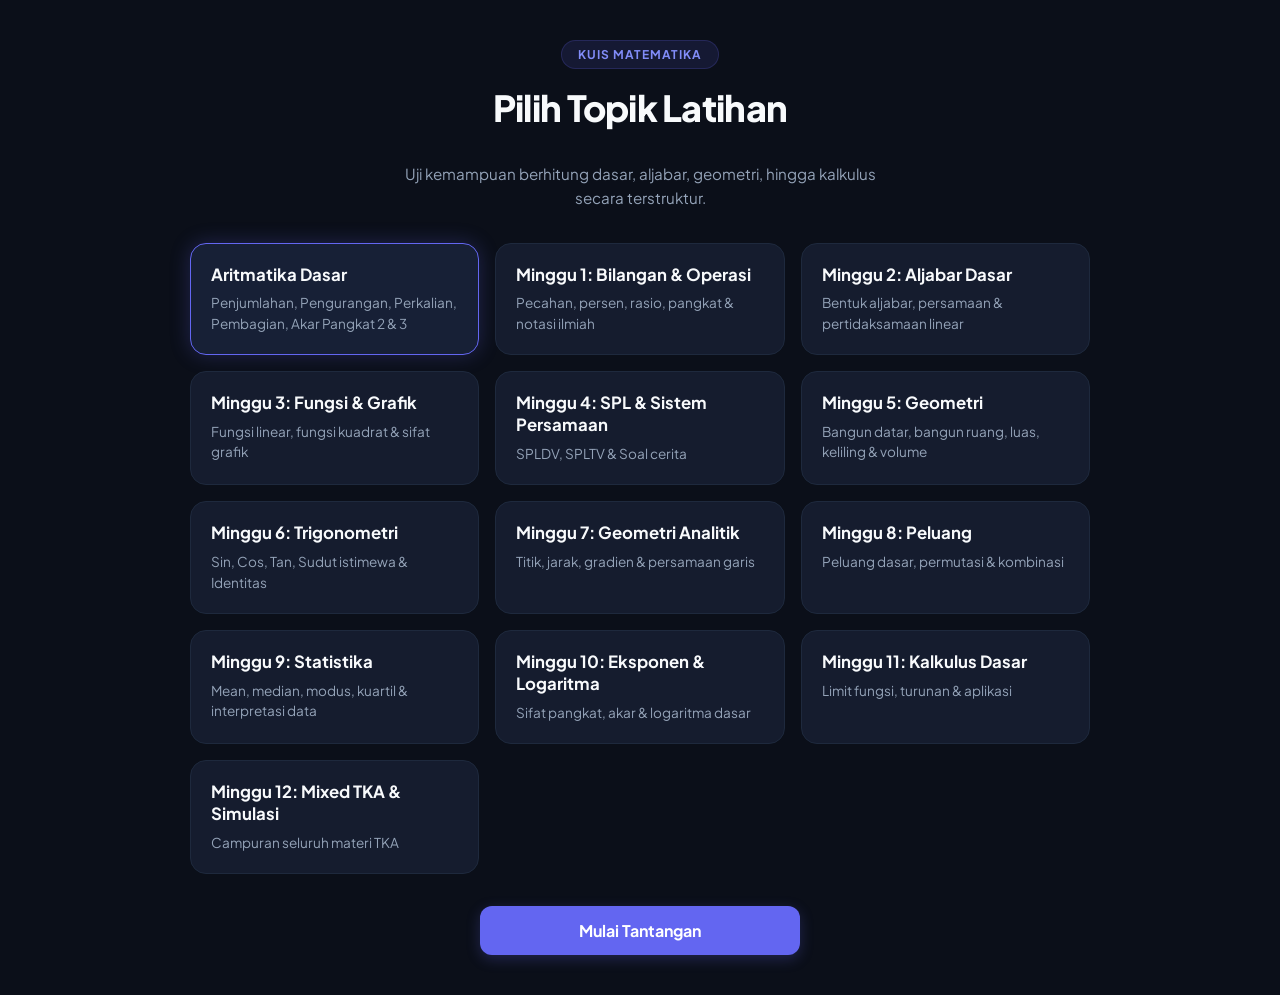
<file: index.html>
<!DOCTYPE html>
<html lang="id">
<head>
    <meta charset="UTF-8">
    <meta name="viewport" content="width=device-width, initial-scale=1.0">
    <title>TKA Math Challenge - 12 Minggu Belajar Terstruktur</title>
    <style>
        @import url('https://fonts.googleapis.com/css2?family=Plus+Jakarta+Sans:wght@400;500;600;700;800&display=swap');

        :root {
            --bg-dark: #0b0f19;
            --card-bg: #151c2e;
            --card-hover: #1c263e;
            --card-border: #1e293d;
            --primary: #6366f1;
            --primary-hover: #4f46e5;
            --primary-glow: rgba(99, 102, 241, 0.25);
            --text-main: #f8fafc;
            --text-muted: #94a3b8;
            --success: #22c55e;
            --success-bg: rgba(34, 197, 94, 0.15);
            --danger: #ef4444;
            --danger-bg: rgba(239, 68, 68, 0.15);
            --warning: #f59e0b;
        }

        * {
            box-sizing: border-box;
            font-family: 'Plus Jakarta Sans', system-ui, -apple-system, sans-serif;
        }

        body {
            background-color: var(--bg-dark);
            color: var(--text-main);
            margin: 0;
            padding: 40px 20px;
            display: flex;
            justify-content: center;
            align-items: center;
            min-height: 100vh;
        }

        .container {
            width: 100%;
            max-width: 900px;
            background: transparent;
            padding: 0;
        }

        /* HEADER & TITLE SECTION */
        header {
            text-align: center;
            border-bottom: none;
            padding-bottom: 0;
            margin-bottom: 32px;
        }

        .motto {
            display: inline-block;
            font-size: 0.75rem;
            font-weight: 700;
            letter-spacing: 0.08em;
            text-transform: uppercase;
            color: #818cf8;
            background: rgba(99, 102, 241, 0.12);
            border: 1px solid rgba(99, 102, 241, 0.2);
            padding: 6px 16px;
            border-radius: 20px;
            margin-bottom: 16px;
            font-style: normal;
        }

        header h1 {
            color: var(--text-main);
            font-size: 2.25rem;
            font-weight: 800;
            margin: 0 0 12px 0;
            letter-spacing: -0.02em;
        }

        #setup-view p.subtitle {
            text-align: center;
            color: var(--text-muted);
            font-size: 0.95rem;
            max-width: 520px;
            margin: 0 auto 32px auto;
            line-height: 1.6;
        }

        /* GRID MODULE SELECTOR */
        .grid-selector {
            display: grid;
            grid-template-columns: repeat(auto-fill, minmax(260px, 1fr));
            gap: 16px;
            margin-bottom: 32px;
        }

        .module-btn {
            background: var(--card-bg);
            border: 1px solid var(--card-border);
            border-radius: 16px;
            padding: 20px;
            cursor: pointer;
            transition: all 0.25s cubic-bezier(0.4, 0, 0.2, 1);
            display: flex;
            flex-direction: column;
            justify-content: flex-start;
            position: relative;
            overflow: hidden;
        }

        .module-btn:hover {
            background: var(--card-hover);
            border-color: #334155;
            transform: translateY(-2px);
        }

        .module-btn.active {
            background: #172036;
            border-color: var(--primary);
            box-shadow: 0 0 20px var(--primary-glow);
        }

        .module-btn strong {
            color: var(--text-main);
            font-size: 1.05rem;
            font-weight: 700;
            margin-bottom: 8px;
            line-height: 1.3;
        }

        .module-btn span {
            color: var(--text-muted) !important;
            font-size: 0.85rem !important;
            line-height: 1.5;
        }

        /* QUIZ VIEW & STATS */
        .quiz-box, .result-box {
            background: var(--card-bg);
            border: 1px solid var(--card-border);
            border-radius: 20px;
            padding: 32px;
            box-shadow: 0 10px 30px rgba(0,0,0,0.3);
            display: none;
        }

        .stats-bar {
            background: rgba(255, 255, 255, 0.03);
            border: 1px solid rgba(255, 255, 255, 0.05);
            padding: 12px 20px;
            border-radius: 12px;
            margin-bottom: 28px;
            font-size: 0.9rem;
            color: var(--text-muted);
            display: flex;
            justify-content: space-between;
        }

        .stats-bar span span {
            color: var(--primary);
            font-weight: bold;
        }

        .question-text {
            font-size: 1.35rem;
            font-weight: 700;
            line-height: 1.5;
            margin-bottom: 24px;
            color: var(--text-main);
        }

        /* OPTIONS GRID */
        .options-grid {
            display: grid;
            grid-template-columns: 1fr;
            gap: 12px;
        }

        .opt-btn {
            background: rgba(255, 255, 255, 0.02);
            border: 1px solid var(--card-border);
            color: var(--text-main);
            padding: 16px 20px;
            border-radius: 12px;
            font-size: 0.95rem;
            font-weight: 600;
            cursor: pointer;
            transition: all 0.2s ease;
            text-align: left;
        }

        .opt-btn:hover:not(:disabled) {
            background: var(--card-hover);
            border-color: #334155;
            color: #ffffff;
        }

        .opt-btn.correct {
            background: var(--success-bg) !important;
            border-color: var(--success) !important;
            color: var(--success) !important;
        }

        .opt-btn.wrong {
            background: var(--danger-bg) !important;
            border-color: var(--danger) !important;
            color: var(--danger) !important;
        }

        /* EXPLANATION BOX */
        .explanation {
            margin-top: 20px;
            padding: 16px;
            background: rgba(99, 102, 241, 0.08);
            border-left: 4px solid var(--primary);
            border-radius: 8px;
            color: #c7d2fe;
            font-size: 0.9rem;
            line-height: 1.5;
            display: none;
        }

        /* BUTTON ACTION */
        .btn-action {
            background: var(--primary);
            color: white;
            border: none;
            padding: 14px 28px;
            border-radius: 12px;
            font-size: 1rem;
            font-weight: 700;
            cursor: pointer;
            transition: all 0.2s ease;
            box-shadow: 0 4px 14px var(--primary-glow);
            width: 100%;
            margin-top: 20px;
        }

        .btn-action:hover {
            background: var(--primary-hover);
            transform: translateY(-1px);
            box-shadow: 0 6px 20px var(--primary-glow);
        }

        #setup-view .btn-action {
            max-width: 320px;
            margin: 0 auto;
            display: block;
        }

        /* RESULT VIEW */
        .result-box h2 {
            font-size: 1.5rem;
            margin-top: 0;
        }

        .badge {
            display: inline-block;
            padding: 6px 14px;
            border-radius: 20px;
            font-size: 0.85rem;
            font-weight: bold;
        }

        .badge-green { background: var(--success-bg); color: var(--success); border: 1px solid var(--success); }
        .badge-yellow { background: rgba(245, 158, 11, 0.15); color: var(--warning); border: 1px solid var(--warning); }
        .badge-red { background: var(--danger-bg); color: var(--danger); border: 1px solid var(--danger); }

        #recommendation {
            background: rgba(255, 255, 255, 0.03) !important;
            border: 1px solid var(--card-border);
            color: var(--text-muted);
            padding: 16px;
            border-radius: 12px;
            margin: 20px 0;
            line-height: 1.5;
        }
    </style>
</head>
<body>

<div class="container">
    <header>
        <div class="motto">Kuis Matematika</div>
        <h1>Pilih Topik Latihan</h1>
    </header>

    <!-- SETUP VIEW -->
    <div id="setup-view">
        <p class="subtitle">Uji kemampuan berhitung dasar, aljabar, geometri, hingga kalkulus secara terstruktur.</p>
        <div class="grid-selector" id="module-selector"></div>
        <button class="btn-action" onclick="startQuiz()">Mulai Tantangan</button>
    </div>

    <!-- QUIZ VIEW -->
    <div id="quiz-view" class="quiz-box">
        <div class="stats-bar">
            <span>Soal: <span id="q-num">1</span>/10</span>
            <span>Modul: <span id="module-label">-</span></span>
            <span>Skor: <span id="score-val">0</span></span>
        </div>
        <div class="question-text" id="q-text">Pertanyaan akan muncul di sini...</div>
        <div class="options-grid" id="options-container"></div>
        <div class="explanation" id="explanation-box"></div>
        <button class="btn-action" id="next-btn" style="display:none;" onclick="nextQuestion()">Soal Berikutnya</button>
    </div>

    <!-- RESULT VIEW -->
    <div id="result-view" class="result-box">
        <h2>Hasil Evaluasi Modul</h2>
        <p>Skor Akhir Anda: <strong id="final-score" style="font-size: 1.8rem; color: var(--primary);">0%</strong></p>
        <div id="status-badge" style="margin-bottom: 15px;"></div>
        <div id="recommendation"></div>
        <button class="btn-action" onclick="resetQuiz()">Pilih Modul Lain</button>
    </div>
</div>

<script>
const modules = [
    { id: 0, title: "Aritmatika Dasar", desc: "Penjumlahan, Pengurangan, Perkalian, Pembagian, Akar Pangkat 2 & 3" },
    { id: 1, title: "Minggu 1: Bilangan & Operasi", desc: "Pecahan, persen, rasio, pangkat & notasi ilmiah" },
    { id: 2, title: "Minggu 2: Aljabar Dasar", desc: "Bentuk aljabar, persamaan & pertidaksamaan linear" },
    { id: 3, title: "Minggu 3: Fungsi & Grafik", desc: "Fungsi linear, fungsi kuadrat & sifat grafik" },
    { id: 4, title: "Minggu 4: SPL & Sistem Persamaan", desc: "SPLDV, SPLTV & Soal cerita" },
    { id: 5, title: "Minggu 5: Geometri", desc: "Bangun datar, bangun ruang, luas, keliling & volume" },
    { id: 6, title: "Minggu 6: Trigonometri", desc: "Sin, Cos, Tan, Sudut istimewa & Identitas" },
    { id: 7, title: "Minggu 7: Geometri Analitik", desc: "Titik, jarak, gradien & persamaan garis" },
    { id: 8, title: "Minggu 8: Peluang", desc: "Peluang dasar, permutasi & kombinasi" },
    { id: 9, title: "Minggu 9: Statistika", desc: "Mean, median, modus, kuartil & interpretasi data" },
    { id: 10, title: "Minggu 10: Eksponen & Logaritma", desc: "Sifat pangkat, akar & logaritma dasar" },
    { id: 11, title: "Minggu 11: Kalkulus Dasar", desc: "Limit fungsi, turunan & aplikasi" },
    { id: 12, title: "Minggu 12: Mixed TKA & Simulasi", desc: "Campuran seluruh materi TKA" }
];

let selectedModule = 0;
let currentQuestions = [];
let currentIndex = 0;
let score = 0;

function init() {
    const container = document.getElementById('module-selector');
    container.innerHTML = '';
    modules.forEach(m => {
        const btn = document.createElement('div');
        btn.className = `module-btn ${m.id === selectedModule ? 'active' : ''}`;
        btn.onclick = () => selectModule(m.id);
        btn.innerHTML = `<strong>${m.title}</strong><span>${m.desc}</span>`;
        container.appendChild(btn);
    });
}

function selectModule(id) {
    selectedModule = id;
    init();
}

function generateQuestions(modId) {
    let qList = [];
    for (let i = 0; i < 10; i++) {
        let q = {};
        let activeMod = modId === 12 ? Math.floor(Math.random() * 11) : modId;

        if (activeMod === 0) {
            let type = Math.floor(Math.random() * 3);
            if (type === 0) {
                let a = Math.floor(Math.random() * 10) + 1, b = Math.floor(Math.random() * 10) + 1;
                q = { q: `${a} × ${b} = ?`, ans: a * b, exp: `Perkalian dasar ${a} dikali ${b} = ${a*b}` };
            } else if (type === 1) {
                let val = Math.floor(Math.random() * 20) + 1;
                q = { q: `√${val * val} = ?`, ans: val, exp: `Akar pangkat 2 dari ${val*val} adalah ${val}` };
            } else {
                let val = Math.floor(Math.random() * 10) + 1;
                q = { q: `∛${val * val * val} = ?`, ans: val, exp: `Akar pangkat 3 dari ${val*val*val} adalah ${val}` };
            }
        } else if (activeMod === 2) {
            let a = Math.floor(Math.random() * 5) + 2, b = Math.floor(Math.random() * 10) + 1;
            let x = Math.floor(Math.random() * 8) + 1;
            let c = a * x + b;
            q = { q: `Selesaikan persamaan: ${a}x + ${b} = ${c}. Berapakah x?`, ans: x, exp: `${a}x = ${c} - ${b} ➔ ${a}x = ${c-b} ➔ x = ${x}` };
        } else if (activeMod === 6) {
            const angles = [0, 30, 45, 60, 90];
            const sinVals = { 0: "0", 30: "0.5", 45: "0.71", 60: "0.87", 90: "1" };
            let ang = angles[Math.floor(Math.random() * angles.length)];
            q = { q: `Berapakah nilai dari sin(${ang}°)?`, ans: sinVals[ang], exp: `Sudut istimewa sin(${ang}°) = ${sinVals[ang]}` };
        } else if (activeMod === 11) {
            let n = Math.floor(Math.random() * 4) + 2;
            q = { q: `Turunan pertama d/dx dari f(x) = x^${n} adalah...`, ans: `${n}x^${n-1}`, exp: `Gunakan rumus d/dx(x^n) = n·x^(n-1)` };
        } else {
            let a = Math.floor(Math.random() * 10) + 2;
            let b = Math.floor(Math.random() * 10) + 2;
            q = { q: `[Modul ${activeMod}] Berapakah nilai dari ${a} + ${b} × 2?`, ans: a + (b * 2), exp: `Dahulukan perkalian: ${b} × 2 = ${b*2}, lalu tambahkan ${a} = ${a + b*2}` };
        }

        let correct = q.ans;
        let opts = new Set([correct]);
        while (opts.size < 4) {
            if (typeof correct === 'number') {
                let offset = (Math.floor(Math.random() * 5) + 1) * (Math.random() < 0.5 ? 1 : -1);
                opts.add(correct + offset);
            } else {
                opts.add(`${Math.floor(Math.random()*5)+1}x^${Math.floor(Math.random()*3)}`);
            }
        }

        q.options = Array.from(opts).sort(() => Math.random() - 0.5);
        qList.push(q);
    }
    return qList;
}

function startQuiz() {
    currentQuestions = generateQuestions(selectedModule);
    currentIndex = 0;
    score = 0;
    document.getElementById('setup-view').style.display = 'none';
    document.getElementById('quiz-view').style.display = 'block';
    document.getElementById('module-label').innerText = modules.find(m => m.id === selectedModule).title.split(':')[0];
    showQuestion();
}

function showQuestion() {
    let q = currentQuestions[currentIndex];
    document.getElementById('q-num').innerText = currentIndex + 1;
    document.getElementById('score-val').innerText = score;
    document.getElementById('q-text').innerText = q.q;
    document.getElementById('explanation-box').style.display = 'none';
    document.getElementById('next-btn').style.display = 'none';

    const optContainer = document.getElementById('options-container');
    optContainer.innerHTML = '';
    q.options.forEach(opt => {
        const btn = document.createElement('button');
        btn.className = 'opt-btn';
        btn.innerText = opt;
        btn.onclick = () => checkAnswer(btn, opt, q.ans, q.exp);
        optContainer.appendChild(btn);
    });
}

function checkAnswer(selectedBtn, chosen, correct, exp) {
    const allBtns = document.querySelectorAll('.opt-btn');
    allBtns.forEach(btn => btn.disabled = true);

    if (String(chosen) === String(correct)) {
        selectedBtn.classList.add('correct');
        score += 10;
    } else {
        selectedBtn.classList.add('wrong');
        allBtns.forEach(btn => {
            if (String(btn.innerText) === String(correct)) btn.classList.add('correct');
        });
    }

    const expBox = document.getElementById('explanation-box');
    expBox.innerHTML = `<strong>Pembahasan:</strong> ${exp}`;
    expBox.style.display = 'block';
    document.getElementById('next-btn').style.display = 'block';
}

function nextQuestion() {
    currentIndex++;
    if (currentIndex < currentQuestions.length) {
        showQuestion();
    } else {
        showResult();
    }
}

function showResult() {
    document.getElementById('quiz-view').style.display = 'none';
    document.getElementById('result-view').style.display = 'block';
    
    let percentage = (score / 100) * 100;
    document.getElementById('final-score').innerText = `${percentage}%`;

    let badge = document.getElementById('status-badge');
    let rec = document.getElementById('recommendation');

    if (percentage >= 80) {
        badge.innerHTML = `<span class="badge badge-green">LULUS (≥ 80%)</span>`;
        rec.innerHTML = `<strong>Hasil Bagus!</strong> Anda siap untuk lanjut ke modul materi berikutnya.`;
    } else if (percentage >= 60) {
        badge.innerHTML = `<span class="badge badge-yellow">REMEDIAL (60-79%)</span>`;
        rec.innerHTML = `<strong>Penguatan Konsep:</strong> Disarankan melakukan remediasi dan mengulang latihan soal variasi.`;
    } else {
        badge.innerHTML = `<span class="badge badge-red">ULANG KONSEP (< 60%)</span>`;
        rec.innerHTML = `<strong>Perlu Evaluasi:</strong> Pelajari kembali materi dasar pada modul ini sebelum mengambil tes ulang.`;
    }
}

function resetQuiz() {
    document.getElementById('result-view').style.display = 'none';
    document.getElementById('setup-view').style.display = 'block';
    init();
}

// Initial Run
init();
</script>
</body>
</html>
</file>
